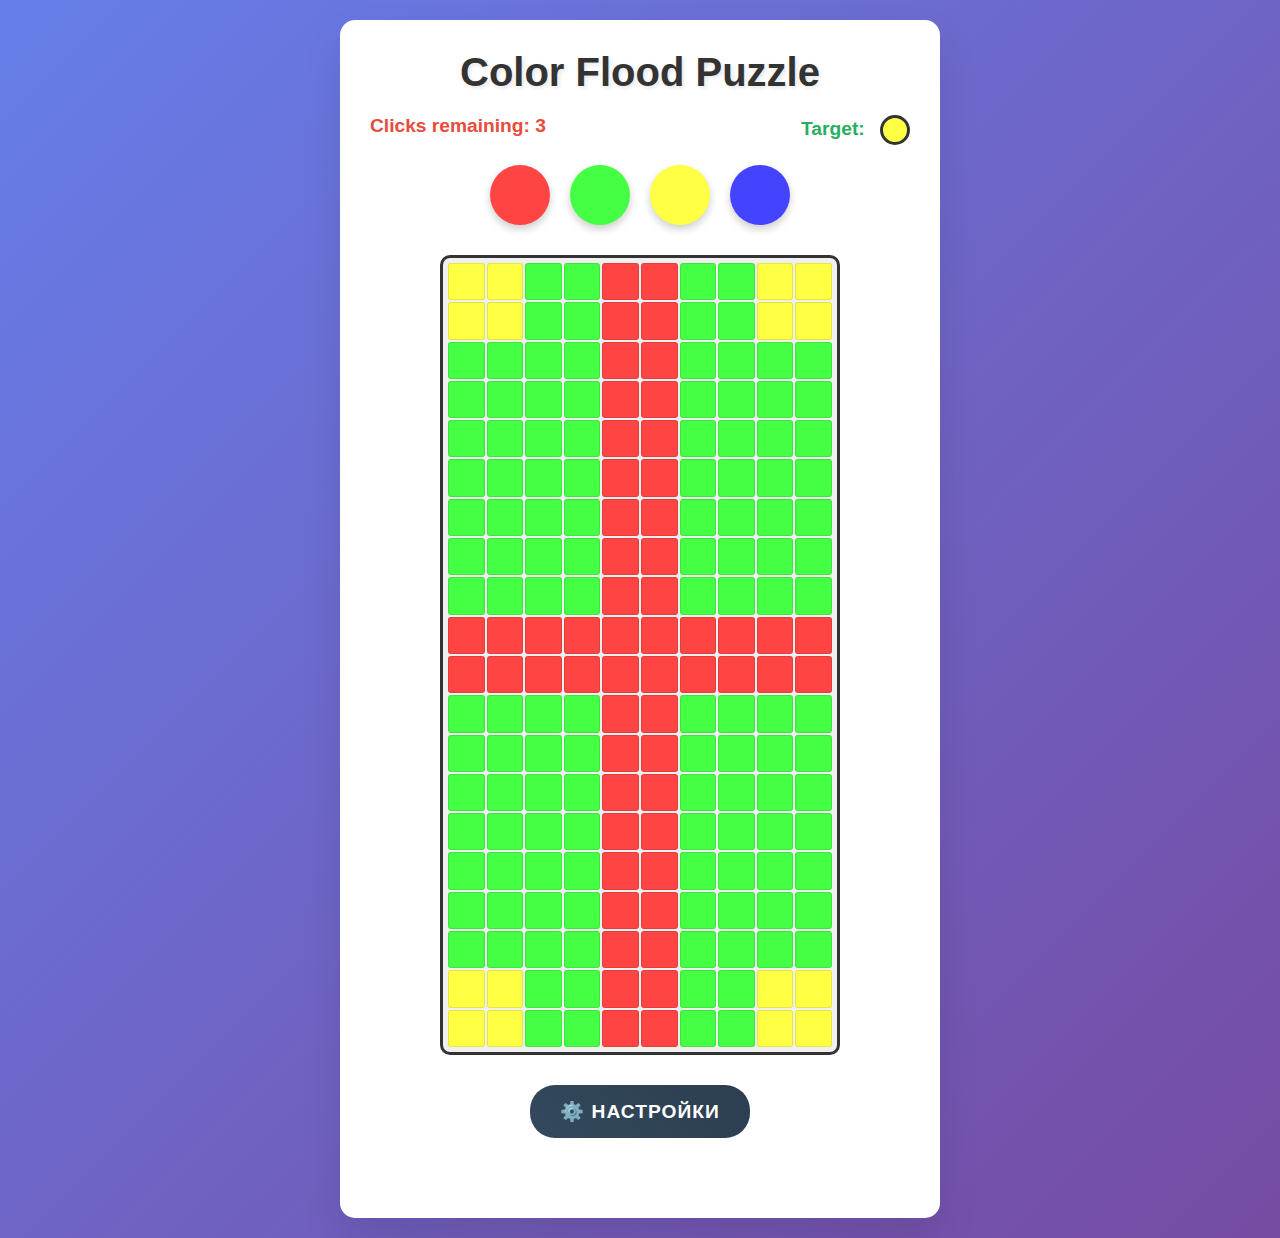
<file: index.html>
<!DOCTYPE html>
<html lang="en">
<head>
    <meta charset="UTF-8">
    <meta name="viewport" content="width=device-width, initial-scale=1.0">
    <title>Color Flood Puzzle</title>
    <link rel="stylesheet" href="style.css">
</head>
<body>
    <div class="game-container">
        <h1>Color Flood Puzzle</h1>
        <div class="game-info">
            <div class="clicks-remaining">Clicks remaining: <span id="clicks">3</span></div>
            <div class="target-color">Target: <span id="target-color-display"></span></div>
        </div>
        
        <div class="color-palette">
            <div class="color-option" data-color="red" style="background-color: #ff4444;"></div>
            <div class="color-option" data-color="green" style="background-color: #44ff44;"></div>
            <div class="color-option" data-color="yellow" style="background-color: #ffff44;"></div>
            <div class="color-option" data-color="blue" style="background-color: #4444ff;"></div>
        </div>
        
        <div class="game-board" id="game-board">
            <!-- 10x20 grid will be generated by JavaScript -->
        </div>
        
        <div class="game-controls">
            <button id="settings-btn">⚙️ Настройки</button>
        </div>
        
        <div class="game-message" id="game-message"></div>
    </div>
    
    <!-- Modal Settings Window -->
    <div class="modal-overlay" id="modal-overlay">
        <div class="modal-content">
            <div class="modal-header">
                <h2>⚙️ Настройки игры</h2>
                <button class="modal-close" id="modal-close">✕</button>
            </div>
            <div class="modal-body">
                <div class="settings-section">
                    <h3>🎮 Уровни</h3>
                    <button id="new-game-btn" class="modal-btn">🎯 Кастомный уровень</button>
                    <button id="random-level-btn" class="modal-btn">🎲 Случайный уровень</button>
                    <div style="margin: 10px 0; padding: 10px; background: #f0f0f0; border-radius: 8px;">
                        <h4 style="margin: 0 0 8px 0; color: #333;">🧪 Тестовые уровни:</h4>
                        <button id="level1-btn" class="modal-btn">1️⃣ Уровень 1 (Крест)</button>
                        <button id="level2-btn" class="modal-btn">2️⃣ Уровень 2 (Рамка)</button>
                        <button id="level3-btn" class="modal-btn">3️⃣ Уровень 3 (Синий крест)</button>
                    </div>
                    <button id="reset-btn" class="modal-btn">🔄 Сбросить</button>
                </div>
                <div class="settings-section">
                    <h3>🎨 Редактор</h3>
                    <button id="edit-level-btn" class="modal-btn">✏️ Редактировать уровень</button>
                </div>
                <div class="settings-section">
                    <h3>🔄 Обновления</h3>
                    <button id="check-updates-btn" class="modal-btn">🔄 Проверить обновления</button>
                </div>
            </div>
        </div>
    </div>
    
    <script src="script.js"></script>
</body>
</html>
</file>
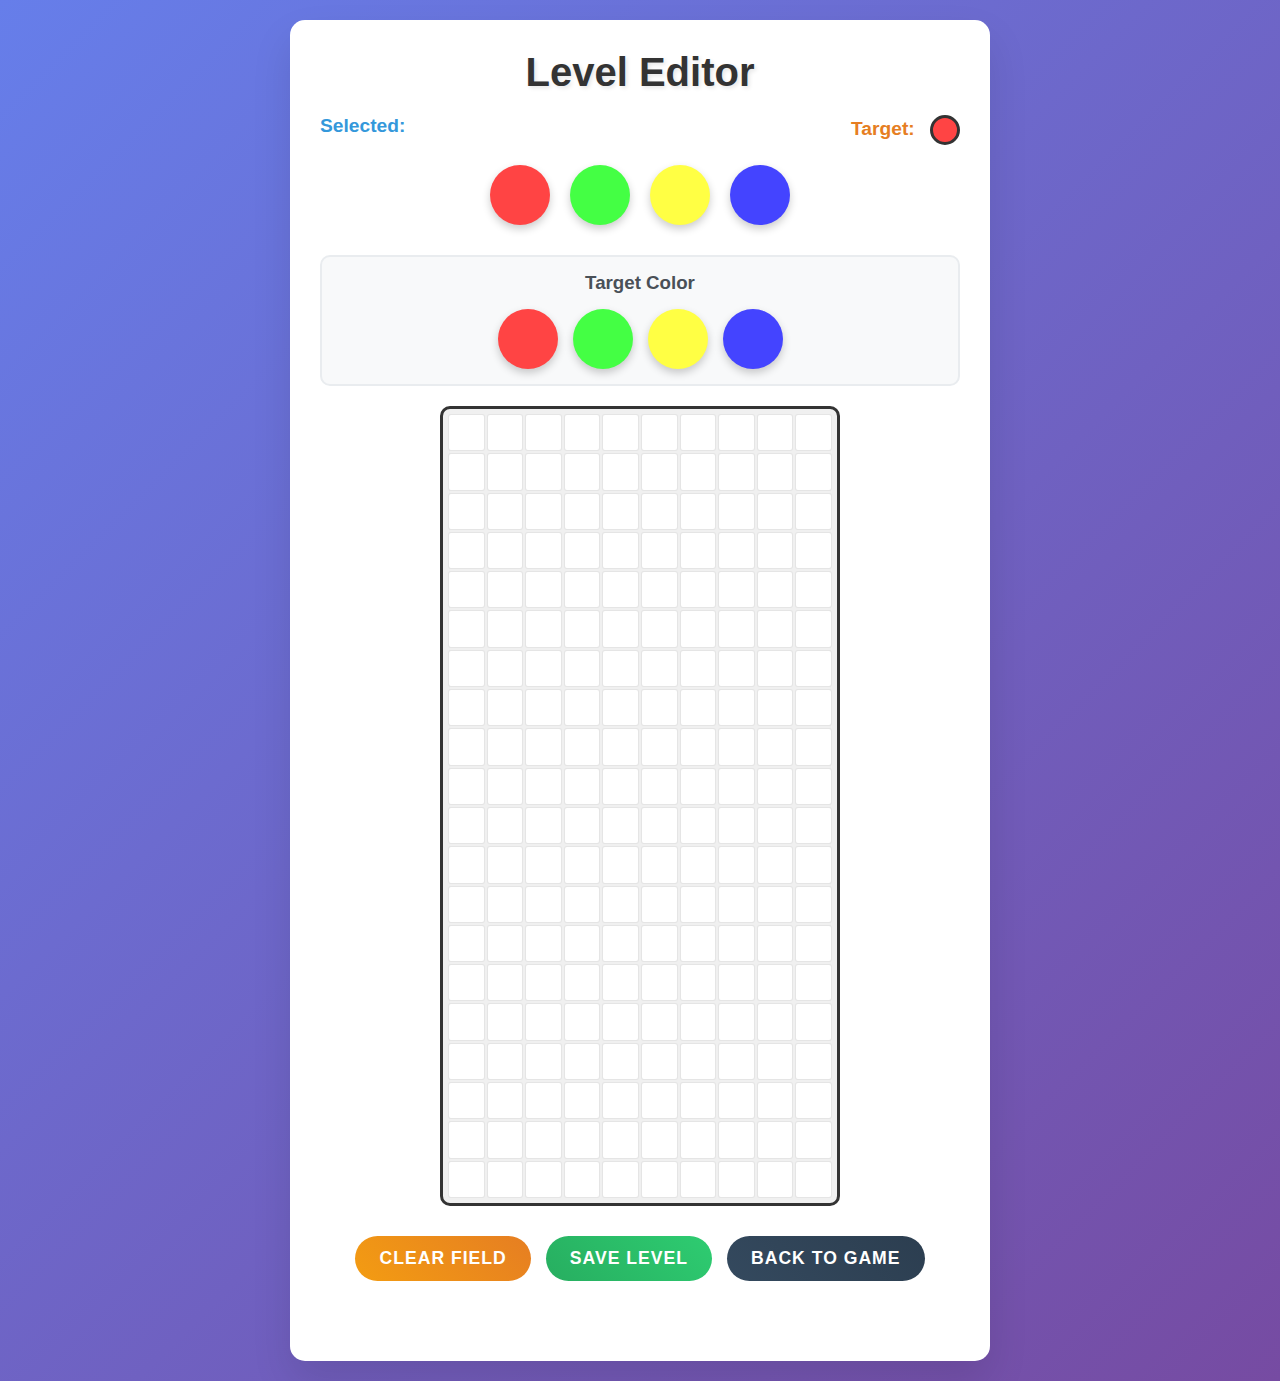
<file: editor.html>
<!DOCTYPE html>
<html lang="en">
<head>
    <meta charset="UTF-8">
    <meta name="viewport" content="width=device-width, initial-scale=1.0">
    <title>Level Editor - Color Flood Puzzle</title>
    <link rel="stylesheet" href="style.css">
    <link rel="stylesheet" href="editor.css">
</head>
<body>
    <div class="editor-container">
        <h1>Level Editor</h1>
        
        <div class="editor-info">
            <div class="selected-color-info">
                Selected: <span id="selected-color-display"></span>
            </div>
            <div class="target-color-info">
                Target: <span id="target-color-display"></span>
            </div>
        </div>
        
        <div class="color-palette">
            <div class="color-option" data-color="red" style="background-color: #ff4444;"></div>
            <div class="color-option" data-color="green" style="background-color: #44ff44;"></div>
            <div class="color-option" data-color="yellow" style="background-color: #ffff44;"></div>
            <div class="color-option" data-color="blue" style="background-color: #4444ff;"></div>
        </div>
        
        <div class="target-color-section">
            <h3>Target Color</h3>
            <div class="target-color-picker">
                <div class="color-option" data-color="red" style="background-color: #ff4444;"></div>
                <div class="color-option" data-color="green" style="background-color: #44ff44;"></div>
                <div class="color-option" data-color="yellow" style="background-color: #ffff44;"></div>
                <div class="color-option" data-color="blue" style="background-color: #4444ff;"></div>
            </div>
        </div>
        
        <div class="editor-board" id="editor-board">
            <!-- 10x20 grid will be generated by JavaScript -->
        </div>
        
        <div class="editor-controls">
            <button id="clear-field-btn">Clear Field</button>
            <button id="save-level-btn">Save Level</button>
            <button id="back-to-game-btn">Back to Game</button>
        </div>
        
        <div class="editor-message" id="editor-message"></div>
    </div>
    
    <script src="editor.js"></script>
</body>
</html>
</file>
<file: style.css>
* {
    margin: 0;
    padding: 0;
    box-sizing: border-box;
}

body {
    font-family: 'Arial', sans-serif;
    background: linear-gradient(135deg, #667eea 0%, #764ba2 100%);
    min-height: 100vh;
    display: flex;
    justify-content: center;
    align-items: center;
    padding: 20px;
}

.game-container {
    background: white;
    border-radius: 15px;
    padding: 30px;
    box-shadow: 0 20px 40px rgba(0, 0, 0, 0.1);
    text-align: center;
    max-width: 600px;
    width: 100%;
}

h1 {
    color: #333;
    margin-bottom: 20px;
    font-size: 2.5em;
    text-shadow: 2px 2px 4px rgba(0, 0, 0, 0.1);
}

.game-info {
    display: flex;
    justify-content: space-between;
    margin-bottom: 20px;
    font-size: 1.2em;
    font-weight: bold;
}

.clicks-remaining {
    color: #e74c3c;
}

.target-color {
    color: #27ae60;
}

#target-color-display {
    display: inline-block;
    width: 30px;
    height: 30px;
    border-radius: 50%;
    border: 3px solid #333;
    vertical-align: middle;
    margin-left: 10px;
}

#target-color-display.red {
    background-color: #ff4444;
}

#target-color-display.green {
    background-color: #44ff44;
}

#target-color-display.yellow {
    background-color: #ffff44;
}

#target-color-display.blue {
    background-color: #4444ff;
}

.color-palette {
    display: flex;
    justify-content: center;
    gap: 20px;
    margin-bottom: 30px;
}

.color-option {
    width: 60px;
    height: 60px;
    border-radius: 50%;
    cursor: pointer;
    border: 4px solid transparent;
    transition: all 0.3s ease;
    box-shadow: 0 4px 8px rgba(0, 0, 0, 0.2);
}

.color-option:hover {
    transform: scale(1.1);
    box-shadow: 0 6px 12px rgba(0, 0, 0, 0.3);
}

.color-option.selected {
    border-color: #333;
    transform: scale(1.1);
    box-shadow: 0 0 0 3px rgba(52, 152, 219, 0.5);
}

.game-board {
    display: grid;
    grid-template-columns: repeat(10, 1fr);
    grid-template-rows: repeat(20, 1fr);
    gap: 2px;
    width: 400px;
    height: 800px;
    margin: 0 auto 30px;
    border: 3px solid #333;
    border-radius: 10px;
    padding: 5px;
    background: #f0f0f0;
}

.grid-cell {
    border-radius: 3px;
    cursor: pointer;
    transition: all 0.2s ease;
    border: 1px solid rgba(0, 0, 0, 0.1);
}

.grid-cell:hover {
    transform: scale(1.05);
    box-shadow: 0 2px 4px rgba(0, 0, 0, 0.3);
}

.grid-cell.red {
    background-color: #ff4444;
}

.grid-cell.green {
    background-color: #44ff44;
}

.grid-cell.yellow {
    background-color: #ffff44;
}

.grid-cell.blue {
    background-color: #4444ff;
}

.game-controls {
    display: flex;
    justify-content: center;
    gap: 20px;
    margin-bottom: 20px;
}

button {
    padding: 12px 24px;
    font-size: 1.1em;
    font-weight: bold;
    border: none;
    border-radius: 25px;
    cursor: pointer;
    transition: all 0.3s ease;
    text-transform: uppercase;
    letter-spacing: 1px;
}

#new-game-btn {
    background: linear-gradient(45deg, #27ae60, #2ecc71);
    color: white;
}

#reset-btn {
    background: linear-gradient(45deg, #e74c3c, #c0392b);
    color: white;
}

#random-level-btn {
    background: linear-gradient(45deg, #f39c12, #e67e22);
    color: white;
}

#settings-btn {
    background: linear-gradient(45deg, #34495e, #2c3e50);
    color: white;
    font-size: 1.2em;
    padding: 15px 30px;
}

/* Modal Styles */
.modal-overlay {
    display: none;
    position: fixed;
    top: 0;
    left: 0;
    width: 100%;
    height: 100%;
    background: rgba(0, 0, 0, 0.8);
    z-index: 1000;
    justify-content: center;
    align-items: center;
}

.modal-overlay.active {
    display: flex;
}

.modal-content {
    background: white;
    border-radius: 15px;
    width: 90%;
    max-width: 400px;
    max-height: 80vh;
    overflow-y: auto;
    box-shadow: 0 20px 40px rgba(0, 0, 0, 0.3);
}

.modal-header {
    display: flex;
    justify-content: space-between;
    align-items: center;
    padding: 20px;
    border-bottom: 2px solid #ecf0f1;
}

.modal-header h2 {
    margin: 0;
    color: #2c3e50;
    font-size: 1.5em;
}

.modal-close {
    background: none;
    border: none;
    font-size: 1.5em;
    cursor: pointer;
    color: #7f8c8d;
    padding: 5px;
    border-radius: 50%;
    width: 35px;
    height: 35px;
    display: flex;
    align-items: center;
    justify-content: center;
}

.modal-close:hover {
    background: #ecf0f1;
    color: #2c3e50;
}

.modal-body {
    padding: 20px;
}

.settings-section {
    margin-bottom: 25px;
}

.settings-section h3 {
    margin: 0 0 15px 0;
    color: #34495e;
    font-size: 1.2em;
    border-bottom: 2px solid #ecf0f1;
    padding-bottom: 8px;
}

.modal-btn {
    width: 100%;
    padding: 12px 20px;
    margin: 8px 0;
    font-size: 1em;
    font-weight: bold;
    border: none;
    border-radius: 8px;
    cursor: pointer;
    transition: all 0.3s ease;
    text-align: left;
}

.modal-btn:hover {
    transform: translateY(-2px);
    box-shadow: 0 4px 8px rgba(0, 0, 0, 0.2);
}

#new-game-btn {
    background: linear-gradient(45deg, #27ae60, #2ecc71);
    color: white;
}

#random-level-btn {
    background: linear-gradient(45deg, #f39c12, #e67e22);
    color: white;
}

#reset-btn {
    background: linear-gradient(45deg, #e74c3c, #c0392b);
    color: white;
}

#edit-level-btn {
    background: linear-gradient(45deg, #9b59b6, #8e44ad);
    color: white;
}

button:hover {
    transform: translateY(-2px);
    box-shadow: 0 4px 8px rgba(0, 0, 0, 0.2);
}

button:active {
    transform: translateY(0);
}

.game-message {
    font-size: 1.3em;
    font-weight: bold;
    min-height: 30px;
    display: flex;
    align-items: center;
    justify-content: center;
}

.game-message.win {
    color: #27ae60 !important;
    background: linear-gradient(45deg, #d4edda, #c3e6cb) !important;
    border: 3px solid #27ae60 !important;
    border-radius: 15px !important;
    padding: 20px !important;
    margin: 0 !important;
    animation: winPulse 2s ease-in-out infinite;
    position: fixed !important;
    top: 50% !important;
    left: 50% !important;
    transform: translate(-50%, -50%) !important;
    z-index: 9999 !important;
    font-size: 1.8em !important;
    font-weight: bold !important;
    text-align: center !important;
    box-shadow: 0 15px 40px rgba(0, 0, 0, 0.5) !important;
    min-width: 320px !important;
    cursor: pointer !important;
    display: block !important;
    visibility: visible !important;
    opacity: 1 !important;
}

.game-message.lose {
    color: #e74c3c !important;
    background: linear-gradient(45deg, #f8d7da, #f5c6cb) !important;
    border: 3px solid #e74c3c !important;
    border-radius: 15px !important;
    padding: 20px !important;
    margin: 0 !important;
    position: fixed !important;
    top: 50% !important;
    left: 50% !important;
    transform: translate(-50%, -50%) !important;
    z-index: 9999 !important;
    font-size: 1.8em !important;
    font-weight: bold !important;
    text-align: center !important;
    box-shadow: 0 15px 40px rgba(0, 0, 0, 0.5) !important;
    min-width: 320px !important;
    cursor: pointer !important;
    display: block !important;
    visibility: visible !important;
    opacity: 1 !important;
}

@keyframes winPulse {
    0% { transform: translate(-50%, -50%) scale(1); }
    50% { transform: translate(-50%, -50%) scale(1.05); }
    100% { transform: translate(-50%, -50%) scale(1); }
}


.game-message.info {
    color: #3498db;
}

/* Responsive design */
@media (max-width: 600px) {
    body {
        padding: 5px;
        margin: 0;
    }
    
    .game-container {
        padding: 10px;
        max-width: 100%;
        margin: 0;
        height: 100vh;
        display: flex;
        flex-direction: column;
    }
    
    h1 {
        font-size: 1.4em;
        margin-bottom: 8px;
    }
    
    .game-info {
        flex-direction: row;
        justify-content: space-between;
        gap: 5px;
        margin-bottom: 8px;
        font-size: 0.9em;
    }
    
    .color-palette {
        gap: 10px;
        margin-bottom: 8px;
    }
    
    .color-option {
        width: 35px;
        height: 35px;
    }
    
    .game-board {
        width: 100%;
        max-width: 100%;
        height: 400px;
        margin: 0 auto 8px;
        flex: 0 0 400px;
    }
    
    .grid-cell {
        min-width: 10px;
        min-height: 10px;
    }
    
    .game-controls {
        margin-bottom: 8px;
    }
    
    .game-controls button {
        width: 100%;
        padding: 12px;
        font-size: 1em;
    }
    
    .game-message {
        font-size: 1em;
        min-height: 20px;
        padding: 8px;
        margin: 0;
    }
    
    .game-message.win {
        font-size: 1.3em;
        padding: 20px;
        min-width: 280px;
    }
    
    .game-message.lose {
        font-size: 1.3em;
        padding: 20px;
        min-width: 280px;
    }
    
    /* Modal mobile styles */
    .modal-content {
        width: 95%;
        max-height: 90vh;
        margin: 10px;
    }
    
    .modal-header {
        padding: 15px;
    }
    
    .modal-header h2 {
        font-size: 1.3em;
    }
    
    .modal-body {
        padding: 15px;
    }
    
    .modal-btn {
        padding: 15px 20px;
        font-size: 1.1em;
    }
}
</file>
<file: editor.css>
/* Editor specific styles */
.editor-container {
    background: white;
    border-radius: 15px;
    padding: 30px;
    box-shadow: 0 20px 40px rgba(0, 0, 0, 0.1);
    text-align: center;
    max-width: 700px;
    width: 100%;
}

.editor-info {
    display: flex;
    justify-content: space-between;
    margin-bottom: 20px;
    font-size: 1.2em;
    font-weight: bold;
}

.selected-color-info {
    color: #3498db;
}

.target-color-info {
    color: #e67e22;
}

#selected-color-display, #target-color-display {
    display: inline-block;
    width: 30px;
    height: 30px;
    border-radius: 50%;
    border: 3px solid #333;
    vertical-align: middle;
    margin-left: 10px;
}

.target-color-section {
    margin: 20px 0;
    padding: 15px;
    background: #f8f9fa;
    border-radius: 10px;
    border: 2px solid #e9ecef;
}

.target-color-section h3 {
    margin-bottom: 15px;
    color: #495057;
}

.target-color-picker {
    display: flex;
    justify-content: center;
    gap: 15px;
}

.editor-board {
    display: grid;
    grid-template-columns: repeat(10, 1fr);
    grid-template-rows: repeat(20, 1fr);
    gap: 2px;
    width: 400px;
    height: 800px;
    margin: 0 auto 30px;
    border: 3px solid #333;
    border-radius: 10px;
    padding: 5px;
    background: #f0f0f0;
}

.editor-cell {
    border-radius: 3px;
    cursor: pointer;
    transition: all 0.2s ease;
    border: 1px solid rgba(0, 0, 0, 0.1);
    background-color: #ffffff;
}

.editor-cell:hover {
    transform: scale(1.05);
    box-shadow: 0 2px 4px rgba(0, 0, 0, 0.3);
}

.editor-cell.red {
    background-color: #ff4444;
}

.editor-cell.green {
    background-color: #44ff44;
}

.editor-cell.yellow {
    background-color: #ffff44;
}

.editor-controls {
    display: flex;
    justify-content: center;
    gap: 15px;
    margin-bottom: 20px;
    flex-wrap: wrap;
}

#clear-field-btn {
    background: linear-gradient(45deg, #f39c12, #e67e22);
    color: white;
}

#save-level-btn {
    background: linear-gradient(45deg, #27ae60, #2ecc71);
    color: white;
}

#back-to-game-btn {
    background: linear-gradient(45deg, #34495e, #2c3e50);
    color: white;
}

.editor-message {
    font-size: 1.3em;
    font-weight: bold;
    min-height: 30px;
    display: flex;
    align-items: center;
    justify-content: center;
}

.editor-message.success {
    color: #27ae60;
}

.editor-message.error {
    color: #e74c3c;
}

.editor-message.info {
    color: #3498db;
}

/* Color selection states */
.color-option.selected {
    border-color: #333;
    transform: scale(1.1);
    box-shadow: 0 0 0 3px rgba(52, 152, 219, 0.5);
}

.color-option.target-selected {
    border-color: #333;
    transform: scale(1.1);
    box-shadow: 0 0 0 3px rgba(230, 126, 34, 0.5);
}

/* Responsive design for editor */
@media (max-width: 600px) {
    .editor-container {
        padding: 20px;
    }
    
    .editor-board {
        width: 300px;
        height: 600px;
    }
    
    .editor-controls {
        flex-direction: column;
        align-items: center;
    }
    
    .editor-controls button {
        width: 200px;
    }
}
</file>
